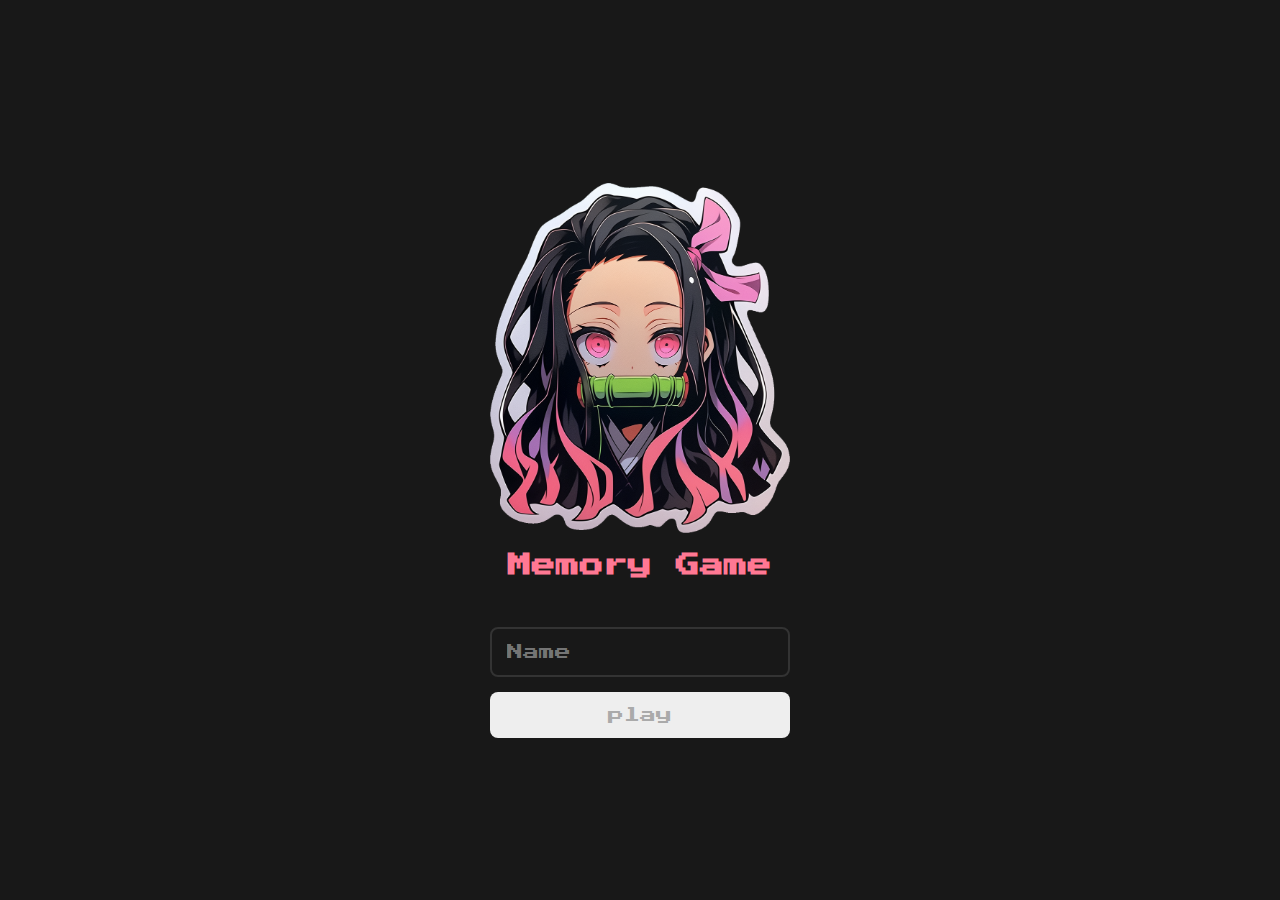
<file: pages/index.html>
<!DOCTYPE html>
<html lang="en">
<head>
    <meta charset="UTF-8">
    <meta name="viewport" content="width=device-width, initial-scale=1.0">

    <link rel="stylesheet" href="../css/reset.css">
    <link rel="stylesheet" href="../css/login.css">
    <script defer src="../js/login.js"></script>
    <link rel="shortcut icon" type="imagex/png" href="../images/icone.png">

    <title>Memory Game | Login </title>
</head>
<body>

    <form class="login-form">
        <div class="login_header">
            <img src="../images/brain.png" alt="brain icon">
            <h1>Memory Game</h1>
        </div>

        <input type="text" placeholder="Name" class="login_input">
        <button type="submit" class="login_button" disabled>play</button>
    </form>
    
</body>
</html>
</file>
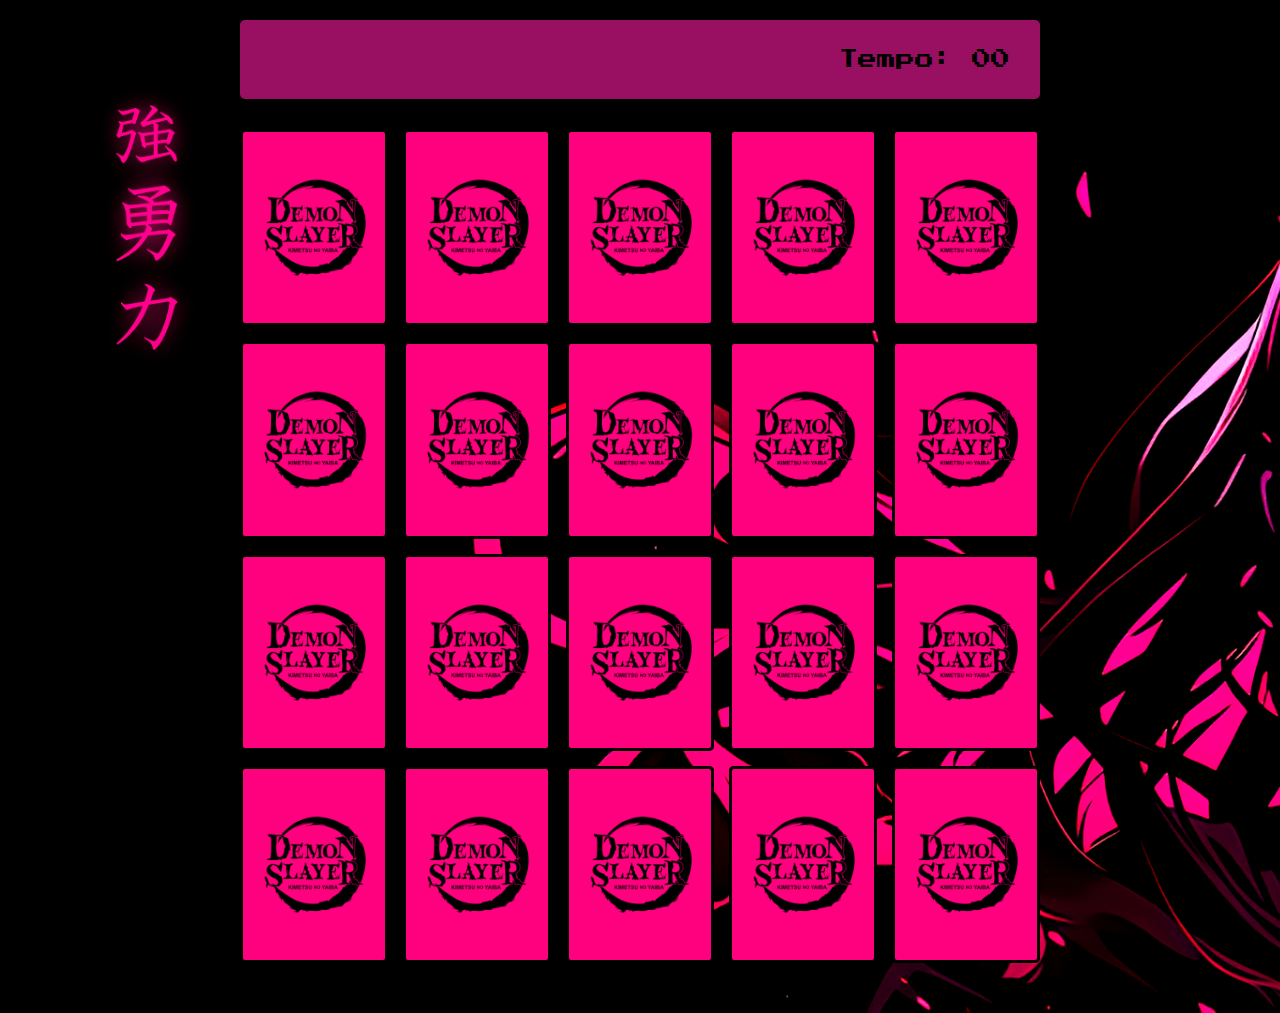
<file: pages/game.html>
<!DOCTYPE html>
<html lang="en">
<head>
    <meta charset="UTF-8">
    <meta name="viewport" content="width=device-width, initial-scale=1.0">

    <link rel="stylesheet" href="../css/reset.css">
    <link rel="stylesheet" href="../css/game.css">
    <link rel="shortcut icon" type="imagex/png" href="../images/icone.png">

    <script defer src="../js/game.js"></script>
    <title>Memory Game - Demon Slayer</title>
</head>
<body>
    <main>
    <header>
        <span class="player"></span>
        <span>Tempo: <span class="timer">00</span></span>
    </header>

    <div class="grid"></div>
</main>

</body>
</html>
</file>
<file: css/login.css>
*{
background-color: #181818;
}

.login-form{
    align-items: center;
    display: flex;
    flex-direction: column;
    height: 100vh;
    justify-content: center;
}



.login_header{
    align-items: center;
    display: flex;
    flex-direction: column;
    justify-content: center;
    margin-bottom: 50px;
}
.login_header img {
    width: 300px;
    margin: 20px;
}

.login_header h1 {
    color: #ff7893;
    font-size: 1.5em;
}

.login_input {
    border: 2px solid #333;
    border-radius: 8px;
    color:  #ff7893;
    font-size: 1em;
    margin-bottom: 15px;
    max-width: 300px;
    outline: none;
    padding: 15px;
    width: 100%;
}

.login_button {
    background-color: #ff7893;
    border-radius: 8px;
    color: #fff;
    cursor: pointer;
    font-size: 1em;
    max-width: 300px;
    padding: 15px;
    width: 100%;
}

.login_button:disabled {
    background-color: #eee;
    color:#aaa;
    cursor:auto;
}
</file>
<file: css/game.css>
main {
    display: flex;
    flex-direction: column;
    width: 100%;
    background-image: url(../images/bg.png);
    background-size: cover;
    min-height: 100vh;
    align-items: center;
    justify-content: center;
    padding: 20px 20px 50px;
}

header {
    display: flex;
    align-items: center;
    justify-content: space-between;
    background-color: rgba(255, 26, 163, 0.6);
    font-size: 1.2em;
    width: 100%;
    max-width: 800px;
    padding: 30px;
    margin: 0 0 30px;
    border-radius: 5px;
}

.grid {
    display: grid;
    grid-template-columns: repeat(5, 1fr);
    gap: 15px;
    width: 100%;
    max-width: 800px;
    margin: 0 auto;
}

.card {
    aspect-ratio: 3/4;
    width: 100%;
    border-radius: 5px;
    position: relative;
    transition: all 400ms ease;
    transform-style: preserve-3d;
}

.face {
    width: 100%;
    height: 100%;
    position: absolute;
    background-size: cover;
    background-position: center;
    border: 3px solid black ; /*borda da carta*/
    border-radius: 5px;
    transition: all 400ms ease;
}

.front {
    transform: rotateY(180deg);
    
}

.back {
    background-image: url('../images/back.png');
    backface-visibility: hidden;
}

.reveal-card {
    transform: rotateY(180deg);
}

.disabled-card{
    filter: saturate(0);
    opacity: 0.8;
    background-color: #ffffff;
}
</file>
